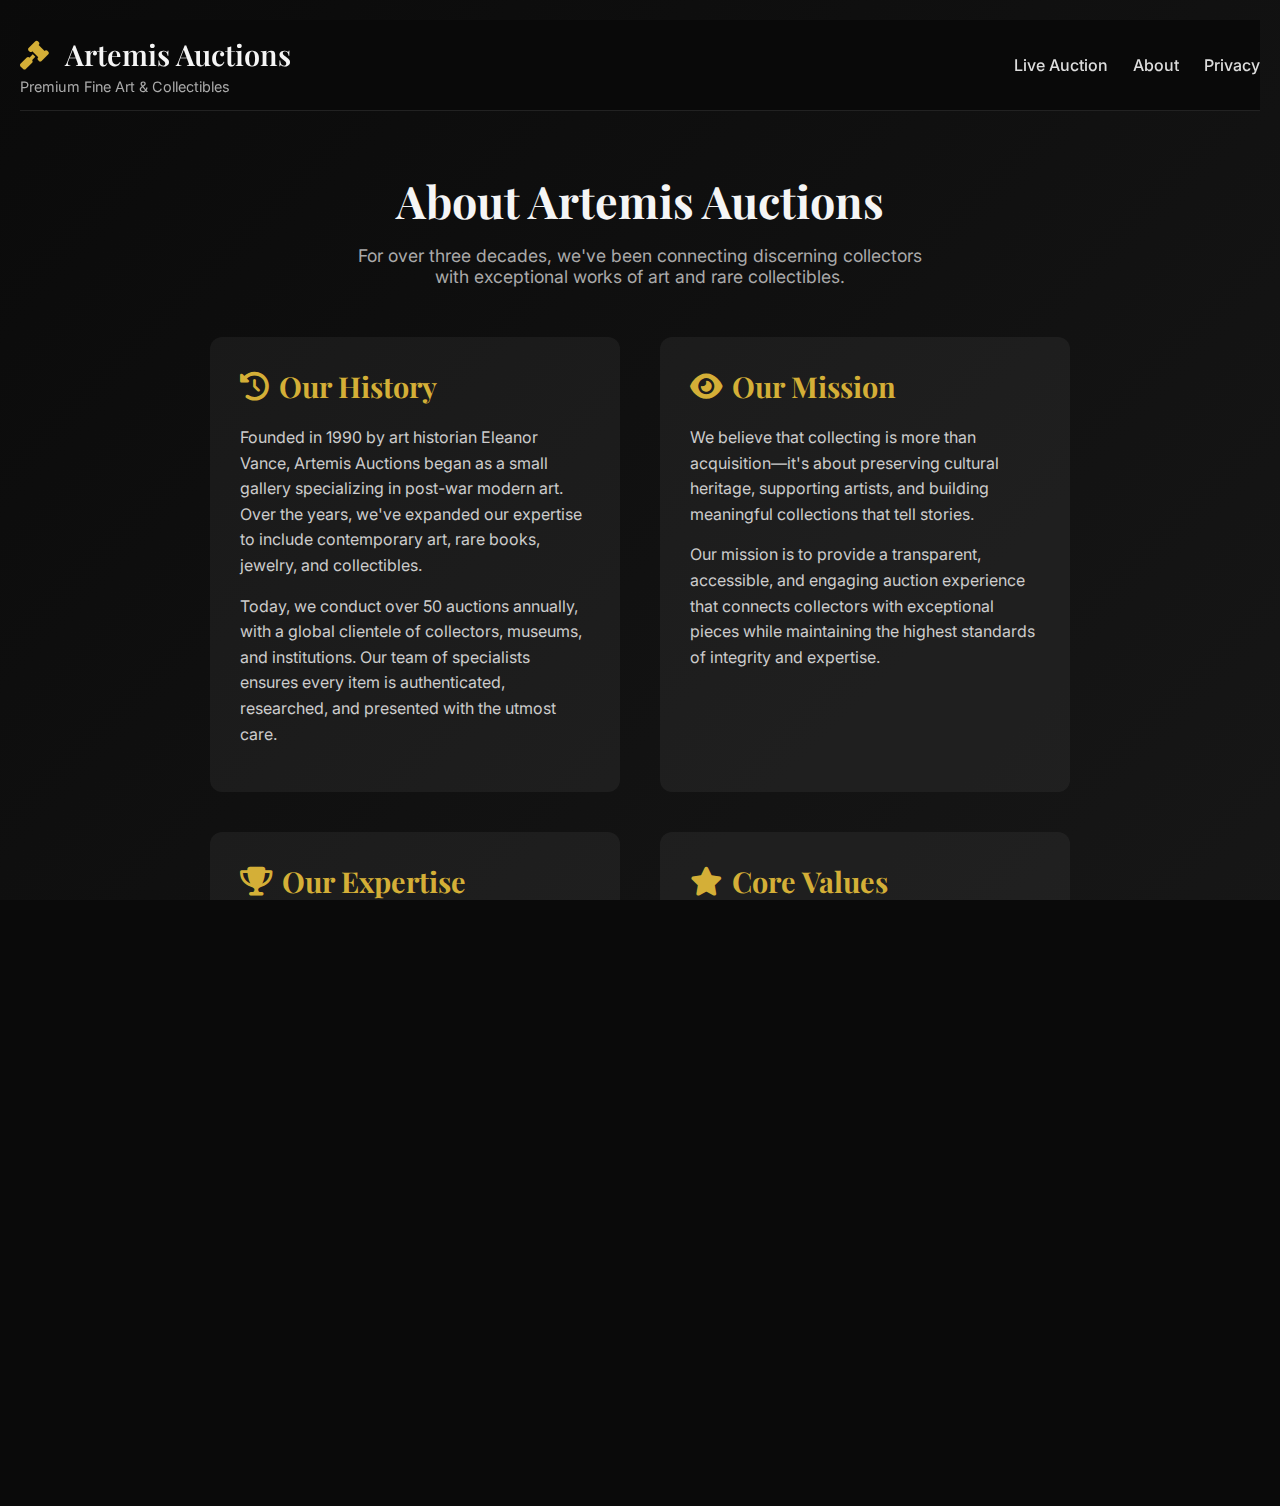
<file: about.html>
<!DOCTYPE html>
<html lang="en">
<head>
    <meta charset="UTF-8">
    <meta name="viewport" content="width=device-width, initial-scale=1.0">
    <title>About | Artemis Auctions</title>
    <link rel="stylesheet" href="style.css">
    <link rel="preconnect" href="https://fonts.googleapis.com">
    <link rel="preconnect" href="https://fonts.gstatic.com" crossorigin>
    <link href="https://fonts.googleapis.com/css2?family=Inter:wght@300;400;500;600;700&family=Playfair+Display:wght@400;500;600&display=swap" rel="stylesheet">
    <link rel="stylesheet" href="https://cdnjs.cloudflare.com/ajax/libs/font-awesome/6.4.0/css/all.min.css">
    <style>
        .about-container {
            max-width: 900px;
            margin: 0 auto;
            padding: 40px 20px;
        }
        
        .about-header {
            text-align: center;
            margin-bottom: 50px;
        }
        
        .about-header h1 {
            font-family: 'Playfair Display', serif;
            font-size: 2.8rem;
            color: #f5f5f5;
            margin-bottom: 15px;
        }
        
        .about-header p {
            color: #aaa;
            font-size: 1.1rem;
            max-width: 600px;
            margin: 0 auto;
        }
        
        .about-content {
            display: grid;
            grid-template-columns: 1fr 1fr;
            gap: 40px;
            margin-bottom: 50px;
        }
        
        @media (max-width: 768px) {
            .about-content {
                grid-template-columns: 1fr;
            }
        }
        
        .about-card {
            background-color: rgba(255, 255, 255, 0.05);
            border-radius: 12px;
            padding: 30px;
            transition: transform 0.3s;
        }
        
        .about-card:hover {
            transform: translateY(-5px);
        }
        
        .about-card h2 {
            font-family: 'Playfair Display', serif;
            font-size: 1.8rem;
            color: #d4af37;
            margin-bottom: 20px;
            display: flex;
            align-items: center;
            gap: 10px;
        }
        
        .about-card p {
            color: #ccc;
            line-height: 1.6;
            margin-bottom: 15px;
        }
        
        .back-link {
            display: inline-block;
            margin-top: 30px;
            color: #d4af37;
            text-decoration: none;
            font-weight: 500;
            transition: color 0.3s;
        }
        
        .back-link:hover {
            color: #e6c04c;
            text-decoration: underline;
        }
        
        .values-list {
            list-style-type: none;
        }
        
        .values-list li {
            padding: 10px 0;
            border-bottom: 1px solid rgba(255, 255, 255, 0.1);
            color: #ccc;
        }
        
        .values-list li:last-child {
            border-bottom: none;
        }
        
        .values-list i {
            color: #d4af37;
            margin-right: 10px;
        }
    </style>
</head>
<body>
    <div class="splash-container">
        <header class="auction-header">
            <div class="logo">
                <h1><i class="fas fa-gavel"></i> Artemis Auctions</h1>
                <p class="tagline">Premium Fine Art & Collectibles</p>
            </div>
            <nav class="main-nav">
                <a href="index.html" class="nav-link">Live Auction</a>
                <a href="#" class="nav-link">About</a>
                <a href="privacy.html" class="nav-link">Privacy</a>
            </nav>
        </header>

        <div class="about-container">
            <div class="about-header">
                <h1>About Artemis Auctions</h1>
                <p>For over three decades, we've been connecting discerning collectors with exceptional works of art and rare collectibles.</p>
            </div>
            
            <div class="about-content">
                <div class="about-card">
                    <h2><i class="fas fa-history"></i> Our History</h2>
                    <p>Founded in 1990 by art historian Eleanor Vance, Artemis Auctions began as a small gallery specializing in post-war modern art. Over the years, we've expanded our expertise to include contemporary art, rare books, jewelry, and collectibles.</p>
                    <p>Today, we conduct over 50 auctions annually, with a global clientele of collectors, museums, and institutions. Our team of specialists ensures every item is authenticated, researched, and presented with the utmost care.</p>
                </div>
                
                <div class="about-card">
                    <h2><i class="fas fa-eye"></i> Our Mission</h2>
                    <p>We believe that collecting is more than acquisition—it's about preserving cultural heritage, supporting artists, and building meaningful collections that tell stories.</p>
                    <p>Our mission is to provide a transparent, accessible, and engaging auction experience that connects collectors with exceptional pieces while maintaining the highest standards of integrity and expertise.</p>
                </div>
                
                <div class="about-card">
                    <h2><i class="fas fa-trophy"></i> Our Expertise</h2>
                    <p>Our team includes specialists in fine art, modern design, jewelry, watches, Asian art, and collectibles. Each department is led by experts with decades of experience in their fields.</p>
                    <p>We offer comprehensive services including appraisal, collection management, estate planning, and buying advisory to support collectors at every stage of their journey.</p>
                </div>
                
                <div class="about-card">
                    <h2><i class="fas fa-star"></i> Core Values</h2>
                    <ul class="values-list">
                        <li><i class="fas fa-check-circle"></i> <strong>Integrity:</strong> Transparent practices and ethical standards</li>
                        <li><i class="fas fa-check-circle"></i> <strong>Expertise:</strong> Deep knowledge across all collecting categories</li>
                        <li><i class="fas fa-check-circle"></i> <strong>Accessibility:</strong> Welcoming both new and experienced collectors</li>
                        <li><i class="fas fa-check-circle"></i> <strong>Innovation:</strong> Embracing technology to enhance the auction experience</li>
                        <li><i class="fas fa-check-circle"></i> <strong>Stewardship:</strong> Preserving and promoting cultural heritage</li>
                    </ul>
                </div>
            </div>
            
            <div style="text-align: center;">
                <a href="index.html" class="back-link"><i class="fas fa-arrow-left"></i> Back to Live Auction</a>
            </div>
        </div>
        
        <footer class="auction-footer">
            <p class="footer-text">© 2023 Artemis Auctions. All rights reserved.</p>
            <p class="footer-note">Experience the thrill of live bidding with Artemis Auctions.</p>
        </footer>
    </div>
</body>
</html>
</file>
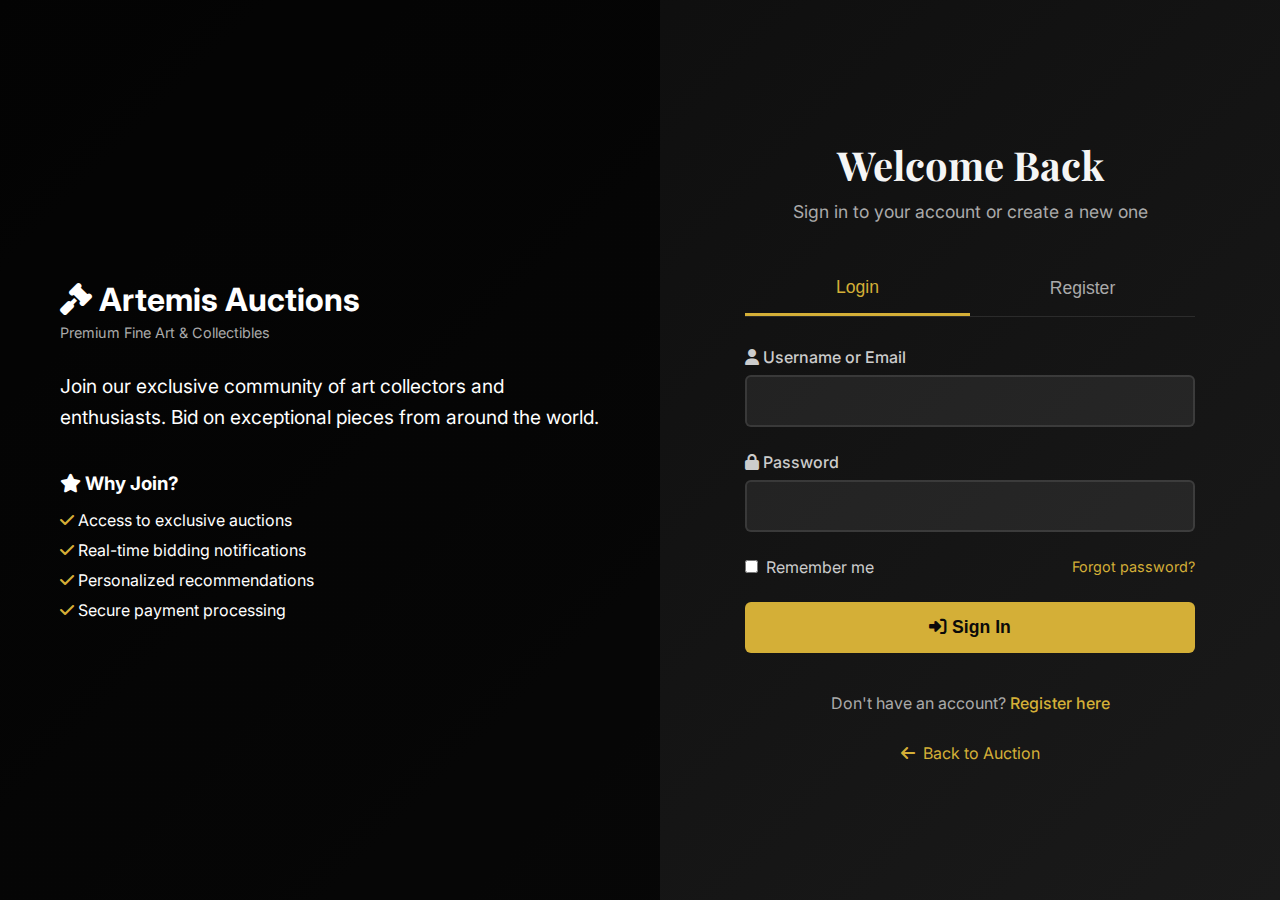
<file: admin.html>
<!DOCTYPE html>
<html lang="en">
<head>
    <meta charset="UTF-8">
    <meta name="viewport" content="width=device-width, initial-scale=1.0">
    <title>Admin Panel | Artemis Auctions</title>
    <link rel="stylesheet" href="style.css">
    <link rel="preconnect" href="https://fonts.googleapis.com">
    <link rel="preconnect" href="https://fonts.gstatic.com" crossorigin>
    <link href="https://fonts.googleapis.com/css2?family=Inter:wght@300;400;500;600;700&family=Playfair+Display:wght@400;500;600&display=swap" rel="stylesheet">
    <link rel="stylesheet" href="https://cdnjs.cloudflare.com/ajax/libs/font-awesome/6.4.0/css/all.min.css">
    <style>
        .admin-container {
            min-height: 100vh;
            background: linear-gradient(135deg, #0a0a0a 0%, #1a1a1a 100%);
            padding: 20px;
        }
        
        .admin-header {
            display: flex;
            justify-content: space-between;
            align-items: center;
            padding: 20px 0;
            border-bottom: 1px solid rgba(255, 255, 255, 0.1);
            margin-bottom: 30px;
        }
        
        .admin-header h1 {
            font-family: 'Playfair Display', serif;
            font-size: 2.2rem;
            color: #f5f5f5;
            display: flex;
            align-items: center;
            gap: 15px;
        }
        
        .admin-nav {
            display: flex;
            gap: 20px;
            align-items: center;
        }
        
        .admin-nav a {
            color: #ddd;
            text-decoration: none;
            transition: color 0.3s;
        }
        
        .admin-nav a:hover {
            color: #d4af37;
        }
        
        .admin-logout {
            background-color: rgba(244, 67, 54, 0.1);
            color: #f44336;
            border: 1px solid #f44336;
            padding: 8px 16px;
            border-radius: 4px;
            cursor: pointer;
            transition: all 0.3s;
        }
        
        .admin-logout:hover {
            background-color: rgba(244, 67, 54, 0.2);
        }
        
        .admin-stats {
            display: grid;
            grid-template-columns: repeat(auto-fit, minmax(250px, 1fr));
            gap: 20px;
            margin-bottom: 30px;
        }
        
        .stat-card {
            background-color: rgba(255, 255, 255, 0.05);
            border-radius: 10px;
            padding: 25px;
            transition: transform 0.3s;
        }
        
        .stat-card:hover {
            transform: translateY(-5px);
        }
        
        .stat-card h3 {
            color: #aaa;
            font-size: 1rem;
            margin-bottom: 10px;
            text-transform: uppercase;
            letter-spacing: 1px;
        }
        
        .stat-value {
            font-size: 2.5rem;
            font-weight: 700;
            color: #f5f5f5;
            margin-bottom: 10px;
        }
        
        .stat-change {
            color: #4CAF50;
            font-size: 0.9rem;
        }
        
        .stat-change.negative {
            color: #f44336;
        }
        
        .admin-tabs {
            display: flex;
            gap: 10px;
            margin-bottom: 30px;
            border-bottom: 1px solid rgba(255, 255, 255, 0.1);
            padding-bottom: 10px;
            flex-wrap: wrap;
        }
        
        .admin-tab {
            background: none;
            border: none;
            color: #aaa;
            padding: 12px 24px;
            cursor: pointer;
            font-size: 1rem;
            border-radius: 6px;
            transition: all 0.3s;
        }
        
        .admin-tab:hover, .admin-tab.active {
            color: #d4af37;
            background-color: rgba(212, 175, 55, 0.1);
        }
        
        .tab-content {
            display: none;
            background-color: rgba(255, 255, 255, 0.05);
            border-radius: 12px;
            padding: 30px;
            margin-bottom: 30px;
        }
        
        .tab-content.active {
            display: block;
        }
        
        .tab-content h2 {
            color: #f5f5f5;
            margin-bottom: 25px;
            font-size: 1.8rem;
            display: flex;
            align-items: center;
            gap: 10px;
        }
        
        /* Users Tab */
        .users-table-container {
            overflow-x: auto;
        }
        
        .users-table {
            width: 100%;
            border-collapse: collapse;
        }
        
        .users-table th {
            text-align: left;
            padding: 15px;
            background-color: rgba(255, 255, 255, 0.1);
            color: #d4af37;
            font-weight: 600;
        }
        
        .users-table td {
            padding: 15px;
            border-bottom: 1px solid rgba(255, 255, 255, 0.05);
            color: #ccc;
        }
        
        .users-table tr:hover {
            background-color: rgba(255, 255, 255, 0.03);
        }
        
        .user-role {
            padding: 5px 10px;
            border-radius: 4px;
            font-size: 0.85rem;
            font-weight: 600;
        }
        
        .user-role.bidder {
            background-color: rgba(33, 150, 243, 0.1);
            color: #2196F3;
        }
        
        .user-role.admin {
            background-color: rgba(255, 193, 7, 0.1);
            color: #FFC107;
        }
        
        .user-status {
            display: inline-block;
            width: 10px;
            height: 10px;
            border-radius: 50%;
            margin-right: 8px;
        }
        
        .user-status.active {
            background-color: #4CAF50;
        }
        
        .user-status.inactive {
            background-color: #f44336;
        }
        
        .user-actions {
            display: flex;
            gap: 10px;
        }
        
        .action-btn {
            padding: 6px 12px;
            border: none;
            border-radius: 4px;
            cursor: pointer;
            font-size: 0.85rem;
            transition: all 0.3s;
        }
        
        .action-btn.edit {
            background-color: rgba(255, 193, 7, 0.1);
            color: #FFC107;
        }
        
        .action-btn.delete {
            background-color: rgba(244, 67, 54, 0.1);
            color: #f44336;
        }
        
        .action-btn:hover {
            opacity: 0.8;
        }
        
        /* Items Tab */
        .items-grid {
            display: grid;
            grid-template-columns: repeat(auto-fill, minmax(300px, 1fr));
            gap: 25px;
            margin-bottom: 30px;
        }
        
        .item-card {
            background-color: rgba(255, 255, 255, 0.03);
            border-radius: 10px;
            overflow: hidden;
            transition: transform 0.3s;
        }
        
        .item-card:hover {
            transform: translateY(-5px);
        }
        
        .item-image {
            width: 100%;
            height: 200px;
            object-fit: cover;
        }
        
        .item-content {
            padding: 20px;
        }
        
        .item-title {
            color: #f5f5f5;
            font-size: 1.2rem;
            margin-bottom: 10px;
        }
        
        .item-details {
            color: #aaa;
            font-size: 0.9rem;
            margin-bottom: 15px;
            line-height: 1.5;
        }
        
        .item-meta {
            display: flex;
            justify-content: space-between;
            color: #d4af37;
            font-weight: 600;
            margin-bottom: 15px;
        }
        
        .item-status {
            display: inline-block;
            padding: 5px 10px;
            border-radius: 4px;
            font-size: 0.8rem;
            font-weight: 600;
            margin-bottom: 15px;
        }
        
        .item-status.live {
            background-color: rgba(244, 67, 54, 0.1);
            color: #f44336;
        }
        
        .item-status.upcoming {
            background-color: rgba(255, 193, 7, 0.1);
            color: #FFC107;
        }
        
        .item-status.sold {
            background-color: rgba(76, 175, 80, 0.1);
            color: #4CAF50;
        }
        
        .item-actions {
            display: flex;
            gap: 10px;
        }
        
        /* Add Item Form */
        .add-item-form {
            background-color: rgba(255, 255, 255, 0.03);
            border-radius: 12px;
            padding: 30px;
            margin-bottom: 30px;
        }
        
        .form-row {
            display: grid;
            grid-template-columns: 1fr 1fr;
            gap: 20px;
            margin-bottom: 20px;
        }
        
        .form-group {
            margin-bottom: 20px;
        }
        
        .form-group label {
            display: block;
            margin-bottom: 8px;
            color: #ccc;
            font-weight: 500;
        }
        
        .form-control {
            width: 100%;
            padding: 12px;
            background-color: rgba(255, 255, 255, 0.07);
            border: 1px solid rgba(255, 255, 255, 0.1);
            border-radius: 6px;
            color: #f5f5f5;
            font-size: 1rem;
        }
        
        .form-control:focus {
            outline: none;
            border-color: #d4af37;
        }
        
        textarea.form-control {
            min-height: 120px;
            resize: vertical;
        }
        
        .submit-btn {
            background-color: #d4af37;
            color: #0a0a0a;
            border: none;
            padding: 15px 30px;
            border-radius: 6px;
            font-size: 1.1rem;
            font-weight: 600;
            cursor: pointer;
            transition: all 0.3s;
            display: flex;
            align-items: center;
            gap: 10px;
        }
        
        .submit-btn:hover {
            background-color: #e6c04c;
            transform: translateY(-2px);
        }
        
        .message {
            padding: 15px;
            border-radius: 6px;
            margin-bottom: 20px;
            display: none;
        }
        
        .message.success {
            background-color: rgba(76, 175, 80, 0.1);
            border: 1px solid #4CAF50;
            color: #4CAF50;
            display: block;
        }
        
        .message.error {
            background-color: rgba(244, 67, 54, 0.1);
            border: 1px solid #f44336;
            color: #f44336;
            display: block;
        }
        
        /* Bids Tab */
        .bids-table-container {
            overflow-x: auto;
        }
        
        .bids-table {
            width: 100%;
            border-collapse: collapse;
        }
        
        .bid-status.winning {
            color: #4CAF50;
            font-weight: 600;
        }
        
        .bid-status.outbid {
            color: #f44336;
        }
        
        @media (max-width: 768px) {
            .admin-header {
                flex-direction: column;
                align-items: flex-start;
                gap: 20px;
            }
            
            .admin-nav {
                width: 100%;
                justify-content: space-between;
            }
            
            .form-row {
                grid-template-columns: 1fr;
            }
            
            .items-grid {
                grid-template-columns: 1fr;
            }
        }
    </style>
</head>
<body>
    <div class="admin-container">
        <header class="admin-header">
            <h1><i class="fas fa-cog"></i> Admin Dashboard</h1>
            <nav class="admin-nav">
                <a href="index.html"><i class="fas fa-gavel"></i> Back to Auction</a>
                <button class="admin-logout" id="admin-logout">
                    <i class="fas fa-sign-out-alt"></i> Logout
                </button>
            </nav>
        </header>
        
        <!-- Admin Stats -->
        <div class="admin-stats">
            <div class="stat-card">
                <h3>Total Users</h3>
                <div class="stat-value" id="total-users">0</div>
                <div class="stat-change" id="user-change">+0 today</div>
            </div>
            <div class="stat-card">
                <h3>Active Bidders</h3>
                <div class="stat-value" id="active-bidders-count">0</div>
                <div class="stat-change" id="bidder-change">+0 now</div>
            </div>
            <div class="stat-card">
                <h3>Total Items</h3>
                <div class="stat-value" id="total-items">0</div>
                <div class="stat-change" id="item-change">+0 this week</div>
            </div>
            <div class="stat-card">
                <h3>Total Revenue</h3>
                <div class="stat-value" id="total-revenue">$0</div>
                <div class="stat-change" id="revenue-change">+0% this month</div>
            </div>
        </div>
        
        <!-- Admin Tabs -->
        <div class="admin-tabs">
            <button class="admin-tab active" data-tab="users">
                <i class="fas fa-users"></i> Users
            </button>
            <button class="admin-tab" data-tab="items">
                <i class="fas fa-box"></i> Auction Items
            </button>
            <button class="admin-tab" data-tab="add-item">
                <i class="fas fa-plus-circle"></i> Add New Item
            </button>
            <button class="admin-tab" data-tab="bids">
                <i class="fas fa-gavel"></i> All Bids
            </button>
            <button class="admin-tab" data-tab="settings">
                <i class="fas fa-sliders-h"></i> Settings
            </button>
        </div>
        
        <!-- Users Tab -->
        <div class="tab-content active" id="users-tab">
            <h2><i class="fas fa-users"></i> User Management</h2>
            <div class="users-table-container">
                <table class="users-table">
                    <thead>
                        <tr>
                            <th>ID</th>
                            <th>Username</th>
                            <th>Email</th>
                            <th>Role</th>
                            <th>Status</th>
                            <th>Joined</th>
                            <th>Actions</th>
                        </tr>
                    </thead>
                    <tbody id="users-table-body">
                        <!-- Users will be populated here -->
                    </tbody>
                </table>
            </div>
        </div>
        
        <!-- Items Tab -->
        <div class="tab-content" id="items-tab">
            <h2><i class="fas fa-box"></i> Auction Items</h2>
            <div class="items-grid" id="items-grid">
                <!-- Items will be populated here -->
            </div>
        </div>
        
        <!-- Add Item Tab -->
        <div class="tab-content" id="add-item-tab">
            <h2><i class="fas fa-plus-circle"></i> Add New Auction Item</h2>
            
            <div class="message" id="add-item-message"></div>
            
            <form class="add-item-form" id="add-item-form">
                <div class="form-row">
                    <div class="form-group">
                        <label for="item-title">Item Title *</label>
                        <input type="text" id="item-title" class="form-control" required>
                    </div>
                    <div class="form-group">
                        <label for="item-artist">Artist/Creator *</label>
                        <input type="text" id="item-artist" class="form-control" required>
                    </div>
                </div>
                
                <div class="form-row">
                    <div class="form-group">
                        <label for="item-category">Category *</label>
                        <select id="item-category" class="form-control" required>
                            <option value="">Select Category</option>
                            <option value="painting">Painting</option>
                            <option value="sculpture">Sculpture</option>
                            <option value="photography">Photography</option>
                            <option value="jewelry">Jewelry</option>
                            <option value="furniture">Furniture</option>
                            <option value="ceramics">Ceramics</option>
                            <option value="textiles">Textiles</option>
                            <option value="other">Other</option>
                        </select>
                    </div>
                    <div class="form-group">
                        <label for="item-year">Year Created</label>
                        <input type="number" id="item-year" class="form-control" min="1000" max="2023">
                    </div>
                </div>
                
                <div class="form-group">
                    <label for="item-description">Description *</label>
                    <textarea id="item-description" class="form-control" required></textarea>
                </div>
                
                <div class="form-row">
                    <div class="form-group">
                        <label for="item-starting-price">Starting Price ($) *</label>
                        <input type="number" id="item-starting-price" class="form-control" min="0" step="0.01" required>
                    </div>
                    <div class="form-group">
                        <label for="item-estimate-min">Estimate Min ($)</label>
                        <input type="number" id="item-estimate-min" class="form-control" min="0" step="0.01">
                    </div>
                    <div class="form-group">
                        <label for="item-estimate-max">Estimate Max ($)</label>
                        <input type="number" id="item-estimate-max" class="form-control" min="0" step="0.01">
                    </div>
                </div>
                
                <div class="form-row">
                    <div class="form-group">
                        <label for="item-dimensions">Dimensions</label>
                        <input type="text" id="item-dimensions" class="form-control" placeholder="e.g., 36&quot; × 48&quot;">
                    </div>
                    <div class="form-group">
                        <label for="item-medium">Medium</label>
                        <input type="text" id="item-medium" class="form-control" placeholder="e.g., Oil on Canvas">
                    </div>
                </div>
                
                <div class="form-group">
                    <label for="item-image-url">Image URL *</label>
                    <input type="url" id="item-image-url" class="form-control" required 
                           placeholder="https://example.com/image.jpg">
                    <small style="color: #aaa;">We recommend using Unsplash for high-quality images</small>
                </div>
                
                <div class="form-row">
                    <div class="form-group">
                        <label for="item-timer">Auction Timer (minutes) *</label>
                        <input type="number" id="item-timer" class="form-control" min="1" max="1440" value="5" required>
                        <small style="color: #aaa;">How long the auction should run (1-1440 minutes)</small>
                    </div>
                    <div class="form-group">
                        <label for="item-status">Status *</label>
                        <select id="item-status" class="form-control" required>
                            <option value="upcoming">Upcoming</option>
                            <option value="live">Live</option>
                            <option value="ended">Ended</option>
                        </select>
                    </div>
                </div>
                
                <div class="form-group">
                    <label for="item-provenance">Provenance/History</label>
                    <textarea id="item-provenance" class="form-control" rows="3"></textarea>
                </div>
                
                <div class="form-group">
                    <label for="item-condition">Condition Report</label>
                    <textarea id="item-condition" class="form-control" rows="3"></textarea>
                </div>
                
                <button type="submit" class="submit-btn">
                    <i class="fas fa-plus"></i> Add Auction Item
                </button>
            </form>
        </div>
        
        <!-- Bids Tab -->
        <div class="tab-content" id="bids-tab">
            <h2><i class="fas fa-gavel"></i> All Bids</h2>
            <div class="bids-table-container">
                <table class="bids-table">
                    <thead>
                        <tr>
                            <th>ID</th>
                            <th>Item</th>
                            <th>Bidder</th>
                            <th>Amount</th>
                            <th>Time</th>
                            <th>Status</th>
                        </tr>
                    </thead>
                    <tbody id="bids-table-body">
                        <!-- Bids will be populated here -->
                    </tbody>
                </table>
            </div>
        </div>
        
        <!-- Settings Tab -->
        <div class="tab-content" id="settings-tab">
            <h2><i class="fas fa-sliders-h"></i> System Settings</h2>
            
            <div class="add-item-form">
                <div class="form-group">
                    <label for="site-title">Site Title</label>
                    <input type="text" id="site-title" class="form-control" value="Artemis Auctions">
                </div>
                
                <div class="form-group">
                    <label for="commission-rate">Commission Rate (%)</label>
                    <input type="number" id="commission-rate" class="form-control" value="15" min="0" max="50" step="0.1">
                </div>
                
                <div class="form-group">
                    <label for="auction-auto-extend">Auto-extend Auction (minutes)</label>
                    <input type="number" id="auction-auto-extend" class="form-control" value="2" min="0" max="10">
                    <small style="color: #aaa;">Automatically extend auction if bids are placed near the end</small>
                </div>
                
                <div class="form-group">
                    <label for="min-bid-increment">Minimum Bid Increment ($)</label>
                    <input type="number" id="min-bid-increment" class="form-control" value="500" min="1">
                </div>
                
                <div class="form-group">
                    <label for="admin-email">Admin Notification Email</label>
                    <input type="email" id="admin-email" class="form-control" value="admin@artemisauctions.com">
                </div>
                
                <button type="button" class="submit-btn" id="save-settings">
                    <i class="fas fa-save"></i> Save Settings
                </button>
            </div>
        </div>
    </div>

    <script src="auth.js"></script>
    <script src="admin.js"></script>
</body>
</html>
</file>
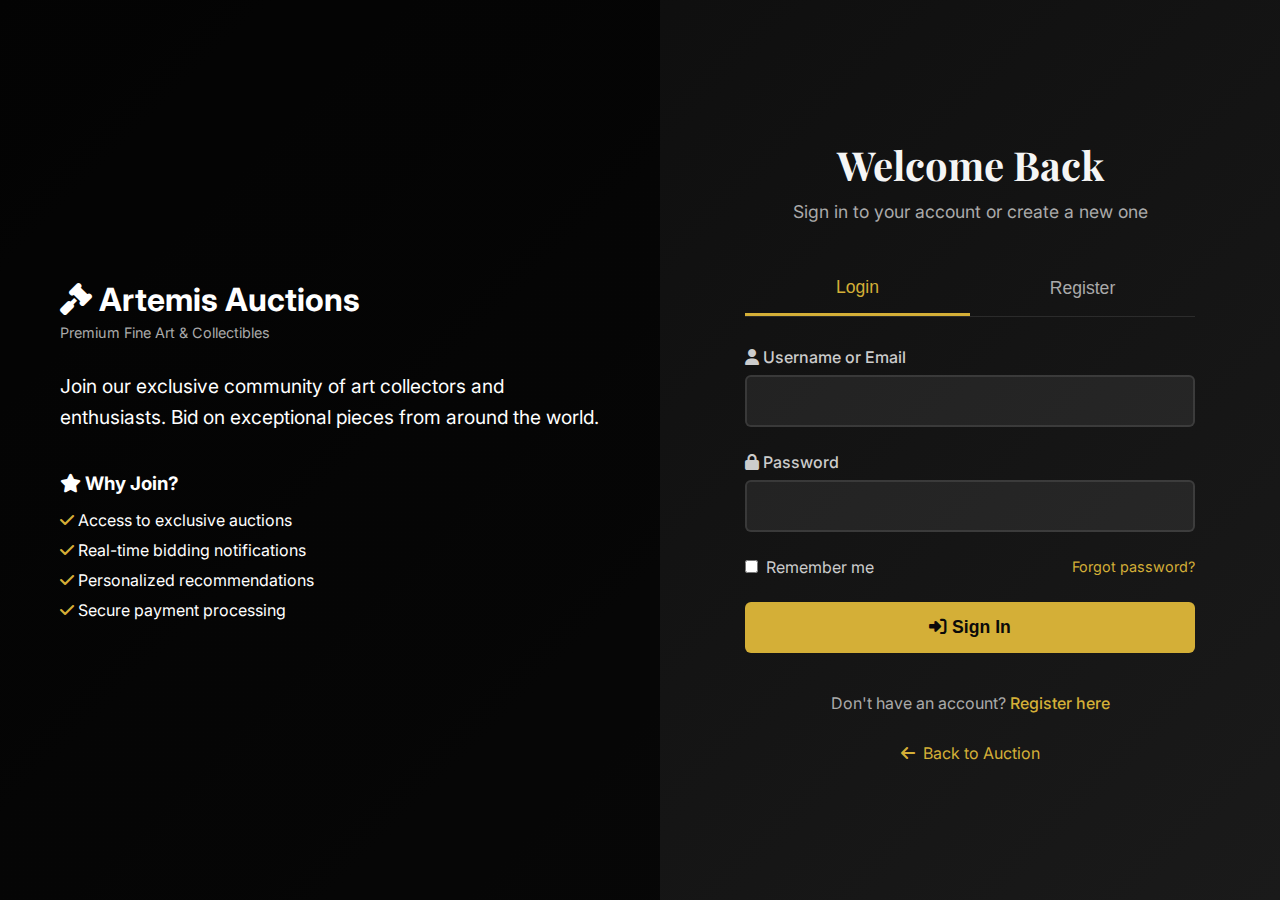
<file: login.html>
<!DOCTYPE html>
<html lang="en">
<head>
    <meta charset="UTF-8">
    <meta name="viewport" content="width=device-width, initial-scale=1.0">
    <title>Login | Artemis Auctions</title>
    <link rel="stylesheet" href="style.css">
    <link rel="preconnect" href="https://fonts.googleapis.com">
    <link rel="preconnect" href="https://fonts.gstatic.com" crossorigin>
    <link href="https://fonts.googleapis.com/css2?family=Inter:wght@300;400;500;600;700&family=Playfair+Display:wght@400;500;600&display=swap" rel="stylesheet">
    <link rel="stylesheet" href="https://cdnjs.cloudflare.com/ajax/libs/font-awesome/6.4.0/css/all.min.css">
    <style>
        .login-container {
            display: flex;
            min-height: 100vh;
            background: linear-gradient(135deg, #0a0a0a 0%, #1a1a1a 100%);
        }
        
        .login-left {
            flex: 1;
            background: linear-gradient(rgba(0, 0, 0, 0.7), rgba(0, 0, 0, 0.7)), 
                        url('https://images.unsplash.com/photo-1541961017774-22349e4a1262?ixlib=rb-4.0.3&auto=format&fit=crop&w=1200&q=80');
            background-size: cover;
            background-position: center;
            display: flex;
            flex-direction: column;
            justify-content: center;
            padding: 60px;
            color: white;
        }
        
        .login-right {
            flex: 1;
            display: flex;
            align-items: center;
            justify-content: center;
            padding: 40px;
        }
        
        .login-content {
            width: 100%;
            max-width: 450px;
        }
        
        .login-header {
            text-align: center;
            margin-bottom: 40px;
        }
        
        .login-header h1 {
            font-family: 'Playfair Display', serif;
            font-size: 2.5rem;
            color: #f5f5f5;
            margin-bottom: 10px;
        }
        
        .login-header p {
            color: #aaa;
            font-size: 1.1rem;
        }
        
        .login-form {
            background-color: rgba(255, 255, 255, 0.05);
            border-radius: 12px;
            padding: 40px;
            box-shadow: 0 10px 30px rgba(0, 0, 0, 0.3);
        }
        
        .form-group {
            margin-bottom: 25px;
        }
        
        .form-group label {
            display: block;
            margin-bottom: 8px;
            color: #ccc;
            font-weight: 500;
        }
        
        .form-control {
            width: 100%;
            padding: 15px;
            background-color: rgba(255, 255, 255, 0.07);
            border: 2px solid rgba(255, 255, 255, 0.1);
            border-radius: 6px;
            color: #f5f5f5;
            font-size: 1rem;
            transition: border-color 0.3s;
        }
        
        .form-control:focus {
            outline: none;
            border-color: #d4af37;
        }
        
        .form-options {
            display: flex;
            justify-content: space-between;
            align-items: center;
            margin-bottom: 25px;
        }
        
        .remember-me {
            display: flex;
            align-items: center;
            gap: 8px;
            color: #ccc;
        }
        
        .forgot-password {
            color: #d4af37;
            text-decoration: none;
            font-size: 0.9rem;
        }
        
        .forgot-password:hover {
            text-decoration: underline;
        }
        
        .login-btn {
            width: 100%;
            padding: 15px;
            background-color: #d4af37;
            color: #0a0a0a;
            border: none;
            border-radius: 6px;
            font-size: 1.1rem;
            font-weight: 600;
            cursor: pointer;
            transition: all 0.3s;
            margin-bottom: 20px;
        }
        
        .login-btn:hover {
            background-color: #e6c04c;
            transform: translateY(-2px);
        }
        
        .register-link {
            text-align: center;
            color: #aaa;
            margin-top: 20px;
        }
        
        .register-link a {
            color: #d4af37;
            text-decoration: none;
            font-weight: 500;
        }
        
        .register-link a:hover {
            text-decoration: underline;
        }
        
        .form-tabs {
            display: flex;
            margin-bottom: 30px;
            border-bottom: 1px solid rgba(255, 255, 255, 0.1);
        }
        
        .form-tab {
            flex: 1;
            padding: 15px;
            background: none;
            border: none;
            color: #aaa;
            font-size: 1.1rem;
            cursor: pointer;
            transition: all 0.3s;
        }
        
        .form-tab.active {
            color: #d4af37;
            border-bottom: 3px solid #d4af37;
        }
        
        .form-content {
            display: none;
        }
        
        .form-content.active {
            display: block;
        }
        
        .role-select {
            display: flex;
            gap: 15px;
            margin-bottom: 25px;
        }
        
        .role-option {
            flex: 1;
            text-align: center;
        }
        
        .role-option input[type="radio"] {
            display: none;
        }
        
        .role-option label {
            display: block;
            padding: 15px;
            background-color: rgba(255, 255, 255, 0.05);
            border: 2px solid rgba(255, 255, 255, 0.1);
            border-radius: 6px;
            color: #ccc;
            cursor: pointer;
            transition: all 0.3s;
        }
        
        .role-option input[type="radio"]:checked + label {
            border-color: #d4af37;
            background-color: rgba(212, 175, 55, 0.1);
            color: #d4af37;
        }
        
        .back-to-home {
            text-align: center;
            margin-top: 30px;
        }
        
        .back-to-home a {
            color: #d4af37;
            text-decoration: none;
            display: inline-flex;
            align-items: center;
            gap: 8px;
        }
        
        .back-to-home a:hover {
            text-decoration: underline;
        }
        
        .message {
            padding: 15px;
            border-radius: 6px;
            margin-bottom: 20px;
            display: none;
        }
        
        .message.success {
            background-color: rgba(76, 175, 80, 0.1);
            border: 1px solid #4CAF50;
            color: #4CAF50;
            display: block;
        }
        
        .message.error {
            background-color: rgba(244, 67, 54, 0.1);
            border: 1px solid #f44336;
            color: #f44336;
            display: block;
        }
        
        @media (max-width: 768px) {
            .login-container {
                flex-direction: column;
            }
            
            .login-left {
                padding: 40px 20px;
                min-height: 300px;
            }
            
            .login-right {
                padding: 40px 20px;
            }
        }
    </style>
</head>
<body>
    <div class="login-container">
        <div class="login-left">
            <div>
                <h1><i class="fas fa-gavel"></i> Artemis Auctions</h1>
                <p class="tagline">Premium Fine Art & Collectibles</p>
                <p style="margin-top: 30px; font-size: 1.2rem; line-height: 1.6;">
                    Join our exclusive community of art collectors and enthusiasts. 
                    Bid on exceptional pieces from around the world.
                </p>
                <div style="margin-top: 40px;">
                    <h3><i class="fas fa-star"></i> Why Join?</h3>
                    <ul style="margin-top: 15px; list-style: none;">
                        <li style="margin-bottom: 10px;"><i class="fas fa-check" style="color: #d4af37;"></i> Access to exclusive auctions</li>
                        <li style="margin-bottom: 10px;"><i class="fas fa-check" style="color: #d4af37;"></i> Real-time bidding notifications</li>
                        <li style="margin-bottom: 10px;"><i class="fas fa-check" style="color: #d4af37;"></i> Personalized recommendations</li>
                        <li><i class="fas fa-check" style="color: #d4af37;"></i> Secure payment processing</li>
                    </ul>
                </div>
            </div>
        </div>
        
        <div class="login-right">
            <div class="login-content">
                <div class="login-header">
                    <h1>Welcome Back</h1>
                    <p>Sign in to your account or create a new one</p>
                </div>
                
                <div class="form-tabs">
                    <button class="form-tab active" id="login-tab">Login</button>
                    <button class="form-tab" id="register-tab">Register</button>
                </div>
                
                <!-- Login Form -->
                <div class="form-content active" id="login-form-content">
                    <div class="message" id="login-message"></div>
                    
                    <form id="loginForm">
                        <div class="form-group">
                            <label for="login-username"><i class="fas fa-user"></i> Username or Email</label>
                            <input type="text" id="login-username" class="form-control" required>
                        </div>
                        
                        <div class="form-group">
                            <label for="login-password"><i class="fas fa-lock"></i> Password</label>
                            <input type="password" id="login-password" class="form-control" required>
                        </div>
                        
                        <div class="form-options">
                            <div class="remember-me">
                                <input type="checkbox" id="remember-me">
                                <label for="remember-me">Remember me</label>
                            </div>
                            <a href="#" class="forgot-password">Forgot password?</a>
                        </div>
                        
                        <button type="submit" class="login-btn">
                            <i class="fas fa-sign-in-alt"></i> Sign In
                        </button>
                    </form>
                    
                    <div class="register-link">
                        Don't have an account? <a href="#" id="switch-to-register">Register here</a>
                    </div>
                </div>
                
                <!-- Registration Form -->
                <div class="form-content" id="register-form-content">
                    <div class="message" id="register-message"></div>
                    
                    <form id="registerForm">
                        <div class="form-group">
                            <label for="register-username"><i class="fas fa-user"></i> Username</label>
                            <input type="text" id="register-username" class="form-control" required>
                        </div>
                        
                        <div class="form-group">
                            <label for="register-email"><i class="fas fa-envelope"></i> Email Address</label>
                            <input type="email" id="register-email" class="form-control" required>
                        </div>
                        
                        <div class="form-group">
                            <label for="register-password"><i class="fas fa-lock"></i> Password</label>
                            <input type="password" id="register-password" class="form-control" required>
                            <small style="color: #aaa; font-size: 0.8rem;">Password must be at least 8 characters</small>
                        </div>
                        
                        <div class="form-group">
                            <label for="register-confirm-password"><i class="fas fa-lock"></i> Confirm Password</label>
                            <input type="password" id="register-confirm-password" class="form-control" required>
                        </div>
                        
                        <div class="role-select">
                            <div class="role-option">
                                <input type="radio" id="bidder-role" name="role" value="bidder" checked>
                                <label for="bidder-role">
                                    <i class="fas fa-gavel"></i><br>
                                    Bidder
                                </label>
                            </div>
                            <div class="role-option">
                                <input type="radio" id="admin-role" name="role" value="admin">
                                <label for="admin-role">
                                    <i class="fas fa-cog"></i><br>
                                    Admin
                                </label>
                            </div>
                        </div>
                        
                        <div class="form-group">
                            <input type="checkbox" id="terms-agreement" required>
                            <label for="terms-agreement" style="display: inline;">
                                I agree to the <a href="#" style="color: #d4af37;">Terms of Service</a> and <a href="#" style="color: #d4af37;">Privacy Policy</a>
                            </label>
                        </div>
                        
                        <button type="submit" class="login-btn">
                            <i class="fas fa-user-plus"></i> Create Account
                        </button>
                    </form>
                    
                    <div class="register-link">
                        Already have an account? <a href="#" id="switch-to-login">Sign in here</a>
                    </div>
                </div>
                
                <div class="back-to-home">
                    <a href="index.html">
                        <i class="fas fa-arrow-left"></i> Back to Auction
                    </a>
                </div>
            </div>
        </div>
    </div>

    <script src="auth.js"></script>
</body>
</html>
</file>
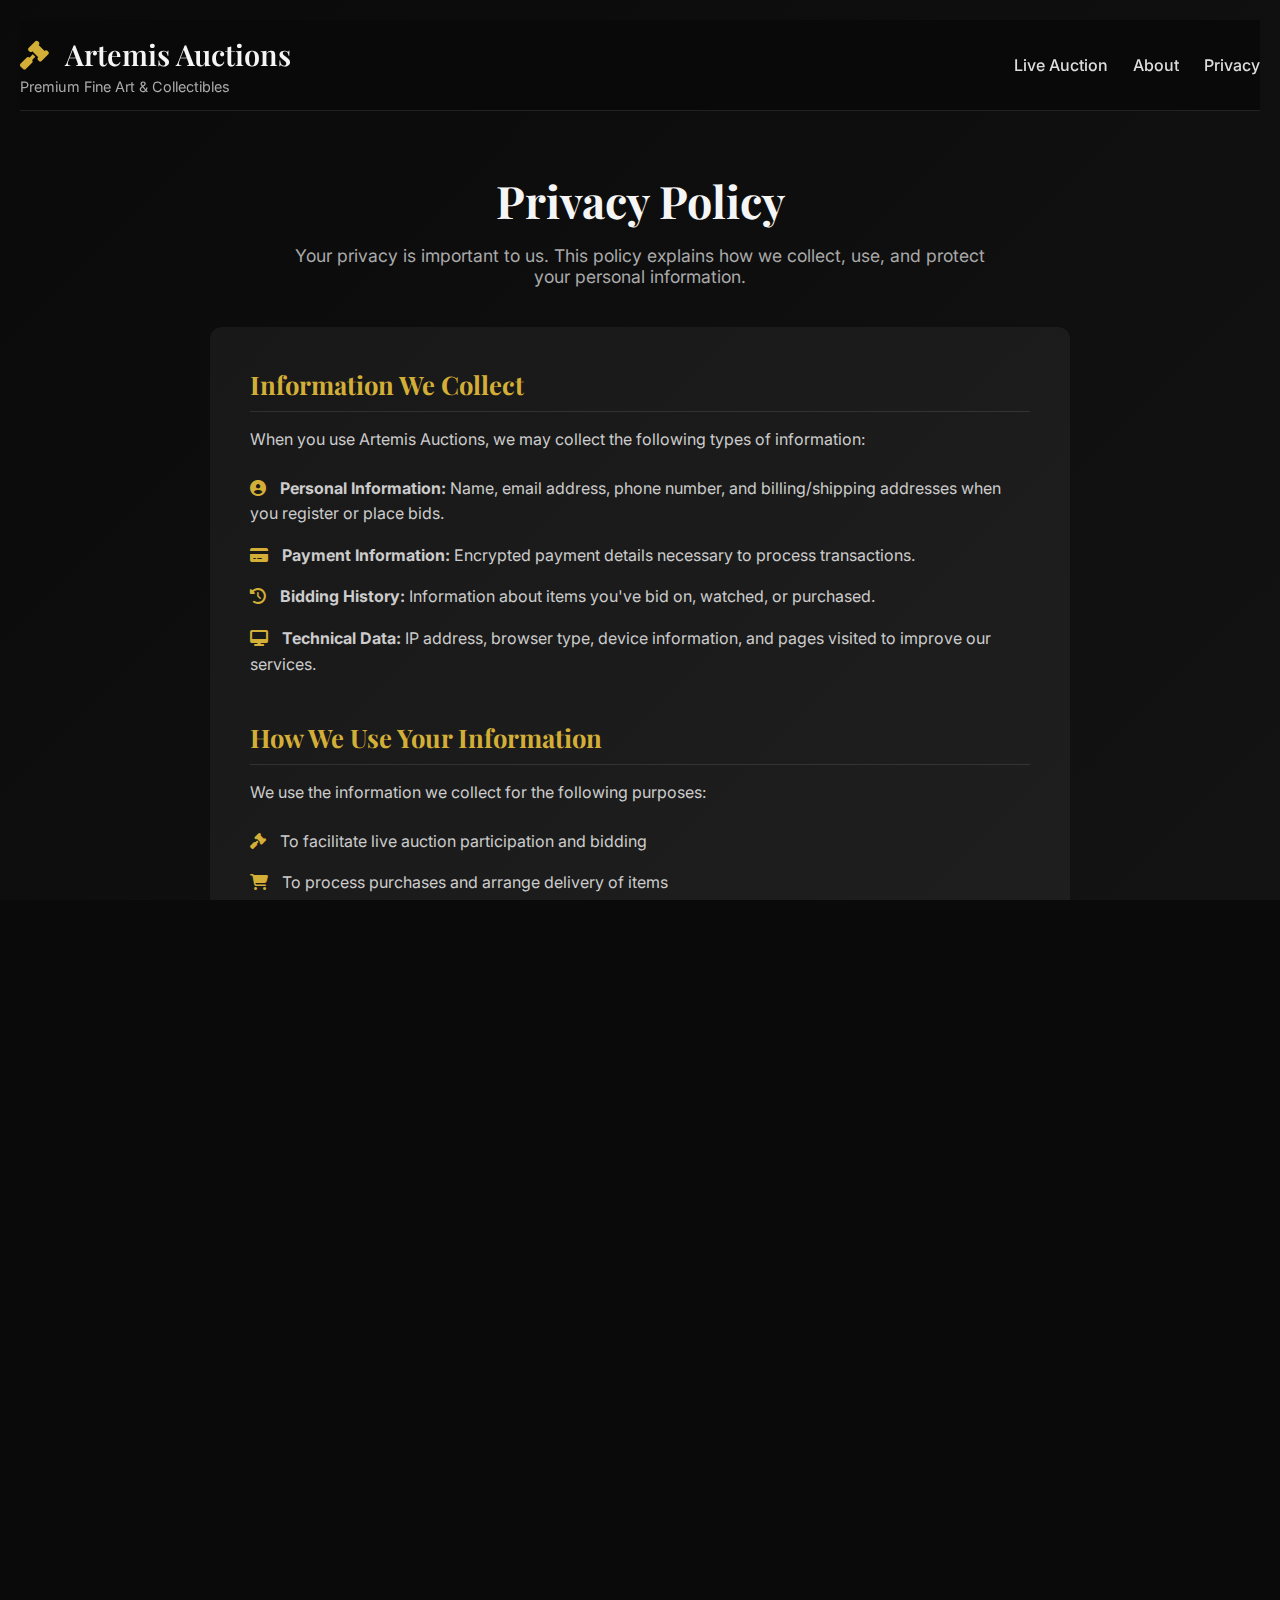
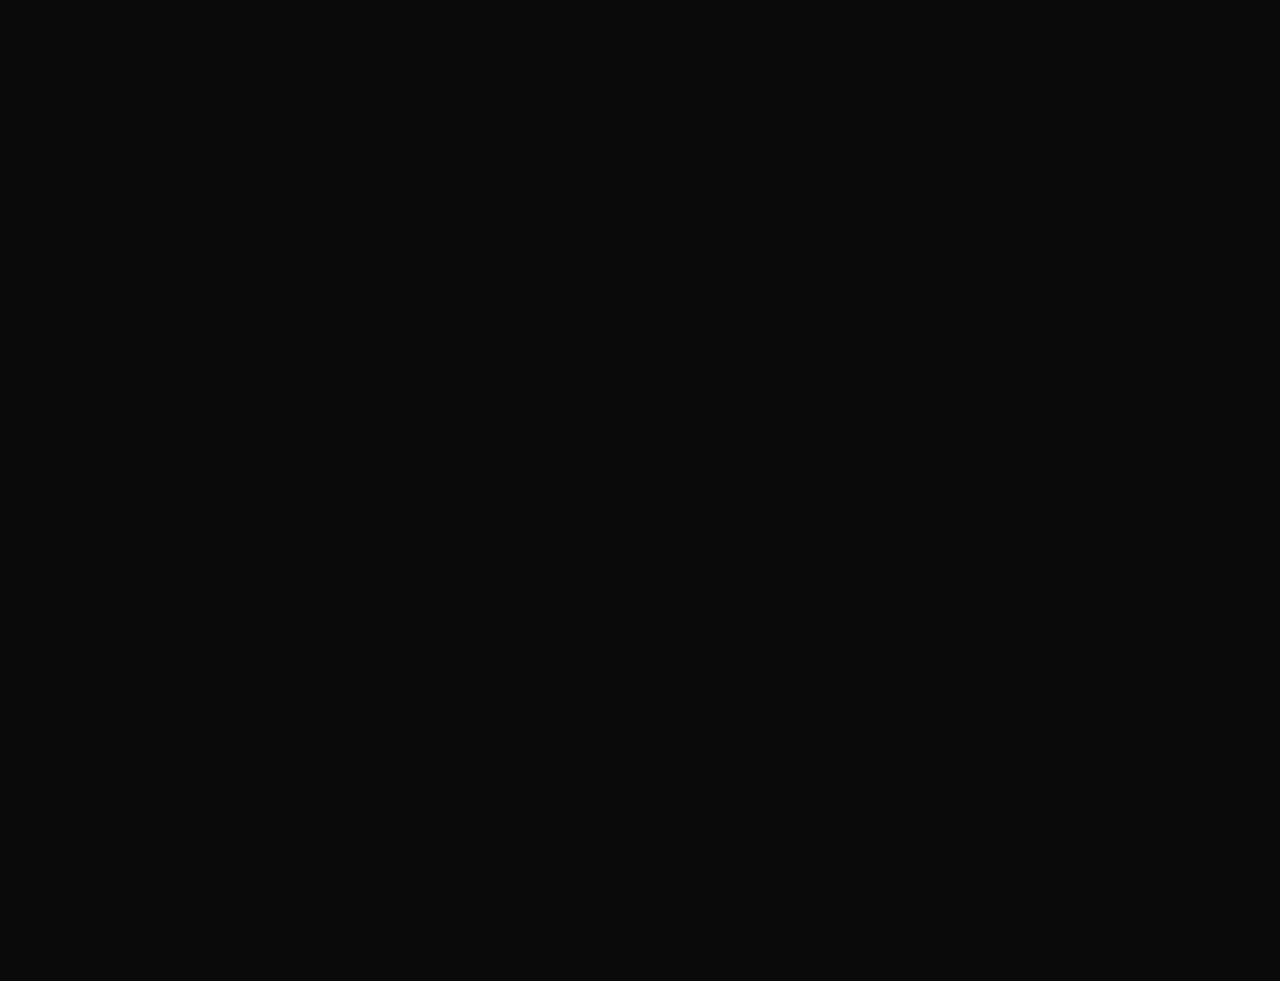
<file: privacy.html>
<!DOCTYPE html>
<html lang="en">
<head>
    <meta charset="UTF-8">
    <meta name="viewport" content="width=device-width, initial-scale=1.0">
    <title>Privacy Policy | Artemis Auctions</title>
    <link rel="stylesheet" href="style.css">
    <link rel="preconnect" href="https://fonts.googleapis.com">
    <link rel="preconnect" href="https://fonts.gstatic.com" crossorigin>
    <link href="https://fonts.googleapis.com/css2?family=Inter:wght@300;400;500;600;700&family=Playfair+Display:wght@400;500;600&display=swap" rel="stylesheet">
    <link rel="stylesheet" href="https://cdnjs.cloudflare.com/ajax/libs/font-awesome/6.4.0/css/all.min.css">
    <style>
        .privacy-container {
            max-width: 900px;
            margin: 0 auto;
            padding: 40px 20px;
        }
        
        .privacy-header {
            text-align: center;
            margin-bottom: 40px;
        }
        
        .privacy-header h1 {
            font-family: 'Playfair Display', serif;
            font-size: 2.8rem;
            color: #f5f5f5;
            margin-bottom: 15px;
        }
        
        .privacy-header p {
            color: #aaa;
            font-size: 1.1rem;
            max-width: 700px;
            margin: 0 auto;
        }
        
        .privacy-content {
            background-color: rgba(255, 255, 255, 0.05);
            border-radius: 12px;
            padding: 40px;
            margin-bottom: 40px;
        }
        
        @media (max-width: 768px) {
            .privacy-content {
                padding: 25px;
            }
        }
        
        .privacy-section {
            margin-bottom: 35px;
        }
        
        .privacy-section:last-child {
            margin-bottom: 0;
        }
        
        .privacy-section h2 {
            font-family: 'Playfair Display', serif;
            font-size: 1.6rem;
            color: #d4af37;
            margin-bottom: 15px;
            padding-bottom: 10px;
            border-bottom: 1px solid rgba(255, 255, 255, 0.1);
        }
        
        .privacy-section p {
            color: #ccc;
            line-height: 1.6;
            margin-bottom: 15px;
        }
        
        .privacy-list {
            list-style-type: none;
            margin: 15px 0;
        }
        
        .privacy-list li {
            padding: 8px 0;
            color: #ccc;
            line-height: 1.6;
        }
        
        .privacy-list li i {
            color: #d4af37;
            margin-right: 10px;
        }
        
        .back-link {
            display: inline-block;
            margin-top: 20px;
            color: #d4af37;
            text-decoration: none;
            font-weight: 500;
            transition: color 0.3s;
        }
        
        .back-link:hover {
            color: #e6c04c;
            text-decoration: underline;
        }
        
        .update-date {
            color: #aaa;
            font-style: italic;
            font-size: 0.9rem;
            text-align: center;
            margin-top: 30px;
        }
    </style>
</head>
<body>
    <div class="splash-container">
        <header class="auction-header">
            <div class="logo">
                <h1><i class="fas fa-gavel"></i> Artemis Auctions</h1>
                <p class="tagline">Premium Fine Art & Collectibles</p>
            </div>
            <nav class="main-nav">
                <a href="index.html" class="nav-link">Live Auction</a>
                <a href="about.html" class="nav-link">About</a>
                <a href="#" class="nav-link">Privacy</a>
            </nav>
        </header>

        <div class="privacy-container">
            <div class="privacy-header">
                <h1>Privacy Policy</h1>
                <p>Your privacy is important to us. This policy explains how we collect, use, and protect your personal information.</p>
            </div>
            
            <div class="privacy-content">
                <div class="privacy-section">
                    <h2>Information We Collect</h2>
                    <p>When you use Artemis Auctions, we may collect the following types of information:</p>
                    <ul class="privacy-list">
                        <li><i class="fas fa-user-circle"></i> <strong>Personal Information:</strong> Name, email address, phone number, and billing/shipping addresses when you register or place bids.</li>
                        <li><i class="fas fa-credit-card"></i> <strong>Payment Information:</strong> Encrypted payment details necessary to process transactions.</li>
                        <li><i class="fas fa-history"></i> <strong>Bidding History:</strong> Information about items you've bid on, watched, or purchased.</li>
                        <li><i class="fas fa-desktop"></i> <strong>Technical Data:</strong> IP address, browser type, device information, and pages visited to improve our services.</li>
                    </ul>
                </div>
                
                <div class="privacy-section">
                    <h2>How We Use Your Information</h2>
                    <p>We use the information we collect for the following purposes:</p>
                    <ul class="privacy-list">
                        <li><i class="fas fa-gavel"></i> To facilitate live auction participation and bidding</li>
                        <li><i class="fas fa-shopping-cart"></i> To process purchases and arrange delivery of items</li>
                        <li><i class="fas fa-envelope"></i> To send important updates about auctions you're participating in</li>
                        <li><i class="fas fa-chart-line"></i> To improve our website, services, and user experience</li>
                        <li><i class="fas fa-shield-alt"></i> To prevent fraud and ensure the security of our platform</li>
                        <li><i class="fas fa-bullhorn"></i> To inform you about upcoming auctions and events (with your consent)</li>
                    </ul>
                </div>
                
                <div class="privacy-section">
                    <h2>Data Security</h2>
                    <p>We implement industry-standard security measures to protect your personal information:</p>
                    <p>All sensitive data is encrypted during transmission using SSL technology. Payment information is processed through PCI-compliant payment processors. Access to personal data is restricted to authorized personnel only.</p>
                    <p>While we take reasonable precautions, no method of transmission over the Internet or electronic storage is 100% secure. We cannot guarantee absolute security but we continuously work to maintain the highest protection standards.</p>
                </div>
                
                <div class="privacy-section">
                    <h2>Third-Party Services</h2>
                    <p>We may use trusted third-party services to process payments, analyze website traffic, or deliver communications. These providers have access to your information only to perform specific tasks on our behalf and are obligated not to disclose or use it for other purposes.</p>
                    <p>Our website may contain links to external sites not operated by us. We have no control over the content and practices of these sites and cannot accept responsibility for their privacy policies.</p>
                </div>
                
                <div class="privacy-section">
                    <h2>Your Rights</h2>
                    <p>Depending on your location, you may have certain rights regarding your personal data:</p>
                    <ul class="privacy-list">
                        <li><i class="fas fa-eye"></i> The right to access the personal data we hold about you</li>
                        <li><i class="fas fa-edit"></i> The right to correct inaccurate or incomplete information</li>
                        <li><i class="fas fa-trash-alt"></i> The right to request deletion of your personal data</li>
                        <li><i class="fas fa-ban"></i> The right to object to certain processing activities</li>
                        <li><i class="fas fa-download"></i> The right to data portability</li>
                    </ul>
                    <p>To exercise any of these rights, please contact us using the information provided below.</p>
                </div>
                
                <div class="privacy-section">
                    <h2>Contact Us</h2>
                    <p>If you have questions about this Privacy Policy or our data practices, please contact us:</p>
                    <ul class="privacy-list">
                        <li><i class="fas fa-envelope"></i> <strong>Email:</strong> privacy@artemisauctions.com</li>
                        <li><i class="fas fa-phone"></i> <strong>Phone:</strong> +1 (555) 123-4567</li>
                        <li><i class="fas fa-map-marker-alt"></i> <strong>Address:</strong> 123 Auction Avenue, New York, NY 10001</li>
                    </ul>
                </div>
                
                <p class="update-date">Last updated: October 15, 2023</p>
            </div>
            
            <div style="text-align: center;">
                <a href="index.html" class="back-link"><i class="fas fa-arrow-left"></i> Back to Live Auction</a>
            </div>
        </div>
        
        <footer class="auction-footer">
            <p class="footer-text">© 2023 Artemis Auctions. All rights reserved.</p>
            <p class="footer-note">Your privacy is our priority. We are committed to protecting your personal information.</p>
        </footer>
    </div>
</body>
</html>
</file>
<file: style.css>
/* CSS Reset and Base Styles */
* {
    margin: 0;
    padding: 0;
    box-sizing: border-box;
}

html, body {
    height: 100%;
    font-family: 'Inter', sans-serif;
    background-color: #0a0a0a;
    color: #f5f5f5;
    overflow-x: hidden;
}

.splash-container {
    min-height: 100vh;
    background: linear-gradient(135deg, #0a0a0a 0%, #1a1a1a 100%);
    padding: 20px;
    display: flex;
    flex-direction: column;
}

/* Header Styles */
.auction-header {
    display: flex;
    justify-content: space-between;
    align-items: center;
    padding: 15px 0;
    border-bottom: 1px solid rgba(255, 255, 255, 0.1);
    margin-bottom: 20px;
    position: sticky;
    top: 0;
    background-color: rgba(10, 10, 10, 0.95);
    z-index: 100;
    backdrop-filter: blur(10px);
}

.logo h1 {
    font-family: 'Playfair Display', serif;
    font-weight: 600;
    font-size: 1.8rem;
    color: #f5f5f5;
}

.logo h1 i {
    color: #d4af37;
    margin-right: 10px;
}

.tagline {
    font-size: 0.9rem;
    color: #aaa;
    margin-top: 5px;
}

.main-nav {
    display: flex;
    gap: 25px;
    align-items: center;
}

.nav-link {
    text-decoration: none;
    color: #ddd;
    font-weight: 500;
    transition: color 0.3s;
    font-size: 1rem;
}

.nav-link:hover, .nav-link.active {
    color: #d4af37;
}

.mobile-menu-btn {
    display: none;
    background: none;
    border: none;
    color: #f5f5f5;
    font-size: 1.5rem;
    cursor: pointer;
}

/* Auction Status */
.auction-status {
    display: flex;
    justify-content: space-around;
    background-color: rgba(255, 255, 255, 0.05);
    border-radius: 8px;
    padding: 15px;
    margin-bottom: 30px;
    flex-wrap: wrap;
    gap: 10px;
}

.status-item {
    display: flex;
    flex-direction: column;
    align-items: center;
    min-width: 120px;
    padding: 10px;
    border-radius: 6px;
    transition: background-color 0.3s;
}

.status-item.clickable {
    cursor: pointer;
}

.status-item.clickable:hover {
    background-color: rgba(255, 255, 255, 0.1);
}

.status-label {
    font-size: 0.9rem;
    color: #aaa;
    margin-bottom: 5px;
    display: flex;
    align-items: center;
    gap: 5px;
}

.status-value {
    font-size: 1.5rem;
    font-weight: 700;
    color: #f5f5f5;
}

#auction-status {
    color: #ff5252;
    animation: pulse 2s infinite;
}

/* Lot Information */
.lot-info {
    text-align: center;
    margin-bottom: 30px;
}

.lot-title {
    font-family: 'Playfair Display', serif;
    font-size: 2.2rem;
    margin-bottom: 8px;
    color: #f5f5f5;
}

.lot-artist {
    font-size: 1.2rem;
    color: #d4af37;
    margin-bottom: 25px;
}

.lot-image-container {
    position: relative;
    max-width: 800px;
    margin: 0 auto 25px;
    border-radius: 12px;
    overflow: hidden;
    box-shadow: 0 10px 30px rgba(0, 0, 0, 0.5);
}

.lot-image {
    width: 100%;
    height: auto;
    display: block;
    transition: transform 0.5s;
}

.image-badge {
    position: absolute;
    top: 20px;
    right: 20px;
    background-color: #ff5252;
    color: white;
    padding: 8px 15px;
    border-radius: 4px;
    font-weight: 600;
    font-size: 0.9rem;
    letter-spacing: 1px;
}

.image-zoom {
    position: absolute;
    bottom: 20px;
    right: 20px;
}

.zoom-btn {
    background-color: rgba(0, 0, 0, 0.7);
    color: white;
    border: none;
    width: 40px;
    height: 40px;
    border-radius: 50%;
    cursor: pointer;
    transition: background-color 0.3s;
}

.zoom-btn:hover {
    background-color: rgba(0, 0, 0, 0.9);
}

.lot-description {
    max-width: 800px;
    margin: 0 auto;
    color: #ccc;
    line-height: 1.6;
    font-size: 1.1rem;
}

/* Bidding Area */
.bidding-area {
    display: flex;
    justify-content: space-between;
    align-items: stretch;
    background-color: rgba(255, 255, 255, 0.03);
    border-radius: 12px;
    padding: 25px;
    margin-bottom: 25px;
    flex-wrap: wrap;
    gap: 20px;
}

.current-bid, .countdown, .bid-controls {
    flex: 1;
    min-width: 300px;
    padding: 20px;
    display: flex;
    flex-direction: column;
    justify-content: space-between;
}

.bid-label, .countdown-label, .bid-controls-label {
    font-size: 1.1rem;
    color: #aaa;
    margin-bottom: 10px;
    text-transform: uppercase;
    letter-spacing: 1px;
}

.bid-amount {
    font-size: 2.8rem;
    font-weight: 700;
    color: #f5f5f5;
    margin-bottom: 5px;
}

.bidder-info {
    color: #d4af37;
    font-size: 0.9rem;
    margin-bottom: 15px;
}

.view-bids-btn {
    background-color: rgba(255, 255, 255, 0.1);
    color: #ccc;
    border: 1px solid rgba(255, 255, 255, 0.2);
    padding: 10px 15px;
    border-radius: 4px;
    cursor: pointer;
    transition: all 0.3s;
    display: flex;
    align-items: center;
    justify-content: center;
    gap: 8px;
    margin-top: auto;
}

.view-bids-btn:hover {
    background-color: rgba(255, 255, 255, 0.2);
}

.countdown-timer {
    font-size: 2.8rem;
    font-weight: 700;
    color: #ff5252;
    margin-bottom: 5px;
    font-family: monospace;
}

.countdown-subtitle {
    color: #aaa;
    font-size: 0.9rem;
    margin-bottom: 15px;
}

.countdown-progress {
    height: 6px;
    background-color: rgba(255, 255, 255, 0.1);
    border-radius: 3px;
    overflow: hidden;
    margin-top: auto;
}

.progress-bar {
    height: 100%;
    background-color: #ff5252;
    width: 65%;
    border-radius: 3px;
}

/* Bid Controls */
.bid-input-container {
    position: relative;
    margin-bottom: 20px;
}

.currency-symbol {
    position: absolute;
    left: 15px;
    top: 50%;
    transform: translateY(-50%);
    color: #d4af37;
    font-size: 1.5rem;
    font-weight: 600;
}

.bid-input {
    width: 100%;
    padding: 15px 15px 15px 40px;
    background-color: rgba(255, 255, 255, 0.05);
    border: 2px solid rgba(255, 255, 255, 0.2);
    border-radius: 6px;
    color: #f5f5f5;
    font-size: 1.5rem;
    font-weight: 600;
}

.bid-input:focus {
    outline: none;
    border-color: #d4af37;
}

.bid-input-info {
    font-size: 0.8rem;
    color: #aaa;
    margin-top: 5px;
}

.quick-bid-buttons {
    display: flex;
    gap: 10px;
    margin-bottom: 20px;
}

.quick-bid-btn {
    flex: 1;
    padding: 10px;
    background-color: rgba(212, 175, 55, 0.2);
    border: 1px solid #d4af37;
    color: #d4af37;
    border-radius: 4px;
    cursor: pointer;
    transition: all 0.3s;
}

.quick-bid-btn:hover {
    background-color: rgba(212, 175, 55, 0.3);
}

.bid-button {
    background-color: #d4af37;
    color: #0a0a0a;
    border: none;
    padding: 15px;
    font-size: 1.1rem;
    font-weight: 700;
    border-radius: 4px;
    cursor: pointer;
    transition: all 0.3s;
    display: flex;
    align-items: center;
    justify-content: center;
    gap: 10px;
    margin-bottom: 15px;
}

.bid-button:hover {
    background-color: #e6c04c;
    transform: translateY(-2px);
    box-shadow: 0 5px 15px rgba(212, 175, 55, 0.3);
}

.auto-bid-option {
    display: flex;
    align-items: center;
    flex-wrap: wrap;
    gap: 10px;
    margin-top: 10px;
}

.auto-bid-option input[type="checkbox"] {
    margin-right: 5px;
}

.auto-bid-option label {
    color: #ccc;
    font-size: 0.9rem;
}

.auto-bid-input {
    display: none;
    width: 100%;
    margin-top: 10px;
}

.auto-bid-input input {
    width: 100%;
    padding: 10px;
    background-color: rgba(255, 255, 255, 0.05);
    border: 1px solid rgba(255, 255, 255, 0.2);
    border-radius: 4px;
    color: #f5f5f5;
}

/* Additional Info */
.additional-info {
    display: flex;
    justify-content: center;
    gap: 40px;
    flex-wrap: wrap;
    padding: 25px;
    background-color: rgba(255, 255, 255, 0.03);
    border-radius: 8px;
    margin-bottom: 30px;
}

.info-item {
    display: flex;
    align-items: center;
    gap: 10px;
    color: #ccc;
    font-size: 1rem;
}

.info-item i {
    color: #d4af37;
}

/* Detailed Information Section */
.detailed-info-section {
    background-color: rgba(255, 255, 255, 0.03);
    border-radius: 12px;
    padding: 30px;
    margin-bottom: 30px;
}

.section-tabs {
    display: flex;
    gap: 10px;
    margin-bottom: 25px;
    border-bottom: 1px solid rgba(255, 255, 255, 0.1);
    padding-bottom: 10px;
}

.tab-btn {
    background: none;
    border: none;
    color: #aaa;
    padding: 10px 20px;
    cursor: pointer;
    font-size: 1rem;
    border-radius: 4px;
    transition: all 0.3s;
}

.tab-btn:hover, .tab-btn.active {
    color: #d4af37;
    background-color: rgba(212, 175, 55, 0.1);
}

.tab-content {
    display: none;
    color: #ccc;
    line-height: 1.6;
}

.tab-content.active {
    display: block;
}

.tab-content h3 {
    color: #f5f5f5;
    margin-bottom: 15px;
    font-family: 'Playfair Display', serif;
    font-size: 1.5rem;
}

.tab-content ul {
    margin-left: 20px;
    margin-bottom: 15px;
}

.tab-content li {
    margin-bottom: 8px;
}

.similar-lots {
    display: flex;
    gap: 20px;
    flex-wrap: wrap;
}

.similar-lot {
    flex: 1;
    min-width: 200px;
    background-color: rgba(255, 255, 255, 0.05);
    border-radius: 8px;
    overflow: hidden;
    padding: 15px;
}

.similar-lot img {
    width: 100%;
    height: 150px;
    object-fit: cover;
    border-radius: 4px;
    margin-bottom: 10px;
}

.similar-estimate {
    color: #d4af37;
    font-weight: 600;
}

/* Live Bidders Section */
.live-bidders-section {
    background-color: rgba(255, 255, 255, 0.03);
    border-radius: 12px;
    padding: 25px;
    margin-bottom: 30px;
}

.live-bidders-section h3 {
    display: flex;
    align-items: center;
    gap: 10px;
    margin-bottom: 20px;
    color: #f5f5f5;
    font-size: 1.4rem;
}

.badge {
    background-color: #ff5252;
    color: white;
    padding: 3px 10px;
    border-radius: 12px;
    font-size: 0.9rem;
}

.bidders-preview {
    display: flex;
    align-items: center;
    gap: 15px;
    flex-wrap: wrap;
}

.bidder-avatar {
    display: flex;
    flex-direction: column;
    align-items: center;
    gap: 5px;
    background-color: rgba(255, 255, 255, 0.05);
    padding: 10px;
    border-radius: 8px;
    min-width: 100px;
}

.bidder-avatar i {
    font-size: 2rem;
    color: #d4af37;
}

.bidder-name {
    font-size: 0.9rem;
    color: #ccc;
}

.view-all-bidders {
    background: none;
    border: 1px solid rgba(212, 175, 55, 0.5);
    color: #d4af37;
    padding: 10px 20px;
    border-radius: 4px;
    cursor: pointer;
    display: flex;
    align-items: center;
    gap: 8px;
    margin-left: auto;
    transition: all 0.3s;
}

.view-all-bidders:hover {
    background-color: rgba(212, 175, 55, 0.1);
}

/* Footer */
.auction-footer {
    margin-top: auto;
    padding: 30px 0 20px;
    border-top: 1px solid rgba(255, 255, 255, 0.1);
}

.footer-content {
    display: flex;
    justify-content: space-between;
    flex-wrap: wrap;
    gap: 30px;
    margin-bottom: 20px;
}

.footer-section {
    flex: 1;
    min-width: 250px;
}

.footer-section h4 {
    color: #f5f5f5;
    margin-bottom: 15px;
    display: flex;
    align-items: center;
    gap: 10px;
}

.footer-section p {
    color: #aaa;
    margin-bottom: 8px;
    font-size: 0.95rem;
}

.footer-text {
    color: #aaa;
    font-size: 0.9rem;
    text-align: center;
    margin-bottom: 8px;
}

.footer-note {
    color: #777;
    font-size: 0.85rem;
    text-align: center;
}

.footer-note a {
    color: #d4af37;
    text-decoration: none;
}

.footer-note a:hover {
    text-decoration: underline;
}

/* Modal Styles */
.modal {
    display: none;
    position: fixed;
    top: 0;
    left: 0;
    width: 100%;
    height: 100%;
    background-color: rgba(0, 0, 0, 0.8);
    z-index: 1000;
    overflow-y: auto;
}

.modal-content {
    background-color: #1a1a1a;
    margin: 50px auto;
    width: 90%;
    max-width: 800px;
    border-radius: 12px;
    overflow: hidden;
    box-shadow: 0 20px 40px rgba(0, 0, 0, 0.5);
}

.modal-header {
    display: flex;
    justify-content: space-between;
    align-items: center;
    padding: 20px 30px;
    background-color: rgba(0, 0, 0, 0.3);
    border-bottom: 1px solid rgba(255, 255, 255, 0.1);
}

.modal-header h2 {
    color: #f5f5f5;
    display: flex;
    align-items: center;
    gap: 10px;
}

.modal-close {
    background: none;
    border: none;
    color: #aaa;
    font-size: 2rem;
    cursor: pointer;
    transition: color 0.3s;
}

.modal-close:hover {
    color: #f5f5f5;
}

.modal-body {
    padding: 30px;
    max-height: 70vh;
    overflow-y: auto;
}

.bidders-list, .bids-list {
    display: grid;
    gap: 15px;
}

.bidder-item, .bid-item {
    display: flex;
    justify-content: space-between;
    align-items: center;
    padding: 15px;
    background-color: rgba(255, 255, 255, 0.05);
    border-radius: 8px;
}

.bidder-info-modal {
    display: flex;
    align-items: center;
    gap: 15px;
}

.bidder-avatar-modal {
    width: 50px;
    height: 50px;
    border-radius: 50%;
    background-color: rgba(212, 175, 55, 0.2);
    display: flex;
    align-items: center;
    justify-content: center;
    font-size: 1.5rem;
}

.bidder-details h4 {
    color: #f5f5f5;
    margin-bottom: 5px;
}

.bidder-details p {
    color: #aaa;
    font-size: 0.9rem;
}

.bidder-status {
    display: flex;
    flex-direction: column;
    align-items: flex-end;
}

.bid-status {
    color: #4CAF50;
    font-weight: 600;
}

.bid-time {
    color: #aaa;
    font-size: 0.9rem;
}

.bid-item {
    display: flex;
    justify-content: space-between;
    padding: 15px;
    background-color: rgba(255, 255, 255, 0.05);
    border-radius: 8px;
    border-left: 4px solid #d4af37;
}

.bid-amount-modal {
    color: #f5f5f5;
    font-weight: 700;
    font-size: 1.2rem;
}

.bidder-name-modal {
    color: #d4af37;
}

.bid-time-modal {
    color: #aaa;
    font-size: 0.9rem;
}

.zoom-modal-content {
    max-width: 1000px;
}

.zoomed-image {
    width: 100%;
    height: auto;
    border-radius: 8px;
}

/* Animation for LIVE status */
@keyframes pulse {
    0% {
        opacity: 1;
    }
    50% {
        opacity: 0.7;
    }
    100% {
        opacity: 1;
    }
}

/* Responsive Styles */
@media (max-width: 1100px) {
    .bidding-area {
        flex-direction: column;
    }
    
    .current-bid, .countdown, .bid-controls {
        width: 100%;
        min-width: unset;
    }
}

@media (max-width: 768px) {
    .auction-header {
        flex-direction: column;
        align-items: flex-start;
        gap: 15px;
    }
    
    .main-nav {
        width: 100%;
        justify-content: space-between;
    }
    
    .mobile-menu-btn {
        display: block;
    }
    
    .lot-title {
        font-size: 1.8rem;
    }
    
    .bid-amount, .countdown-timer {
        font-size: 2.2rem;
    }
    
    .quick-bid-buttons {
        flex-direction: column;
    }
    
    .footer-content {
        flex-direction: column;
    }
}

@media (max-width: 480px) {
    .splash-container {
        padding: 15px;
    }
    
    .lot-title {
        font-size: 1.5rem;
    }
    
    .lot-artist {
        font-size: 1rem;
    }
    
    .auction-status {
        padding: 10px;
    }
    
    .status-item {
        min-width: 100px;
    }
    
    .status-value {
        font-size: 1.3rem;
    }
    
    .bid-amount, .countdown-timer {
        font-size: 1.8rem;
    }
    
    .bid-button {
        padding: 12px;
    }
    
    .section-tabs {
        flex-direction: column;
    }
    
    .modal-content {
        width: 95%;
        margin: 20px auto;
    }
}
/* Auth Button Styles */
.auth-buttons {
    display: flex;
    align-items: center;
    gap: 15px;
}

.user-greeting {
    color: #d4af37;
    font-weight: 500;
    margin-right: 10px;
}

.logout-btn {
    background: none;
    border: none;
    color: #f44336;
    cursor: pointer;
    font-family: 'Inter', sans-serif;
    font-size: 1rem;
    padding: 0;
}

.logout-btn:hover {
    text-decoration: underline;
}

.admin-link {
    color: #FFC107 !important;
}

/* Mobile adjustments for auth buttons */
@media (max-width: 768px) {
    .auth-buttons {
        flex-wrap: wrap;
        justify-content: center;
        margin-top: 10px;
    }
}
</file>
